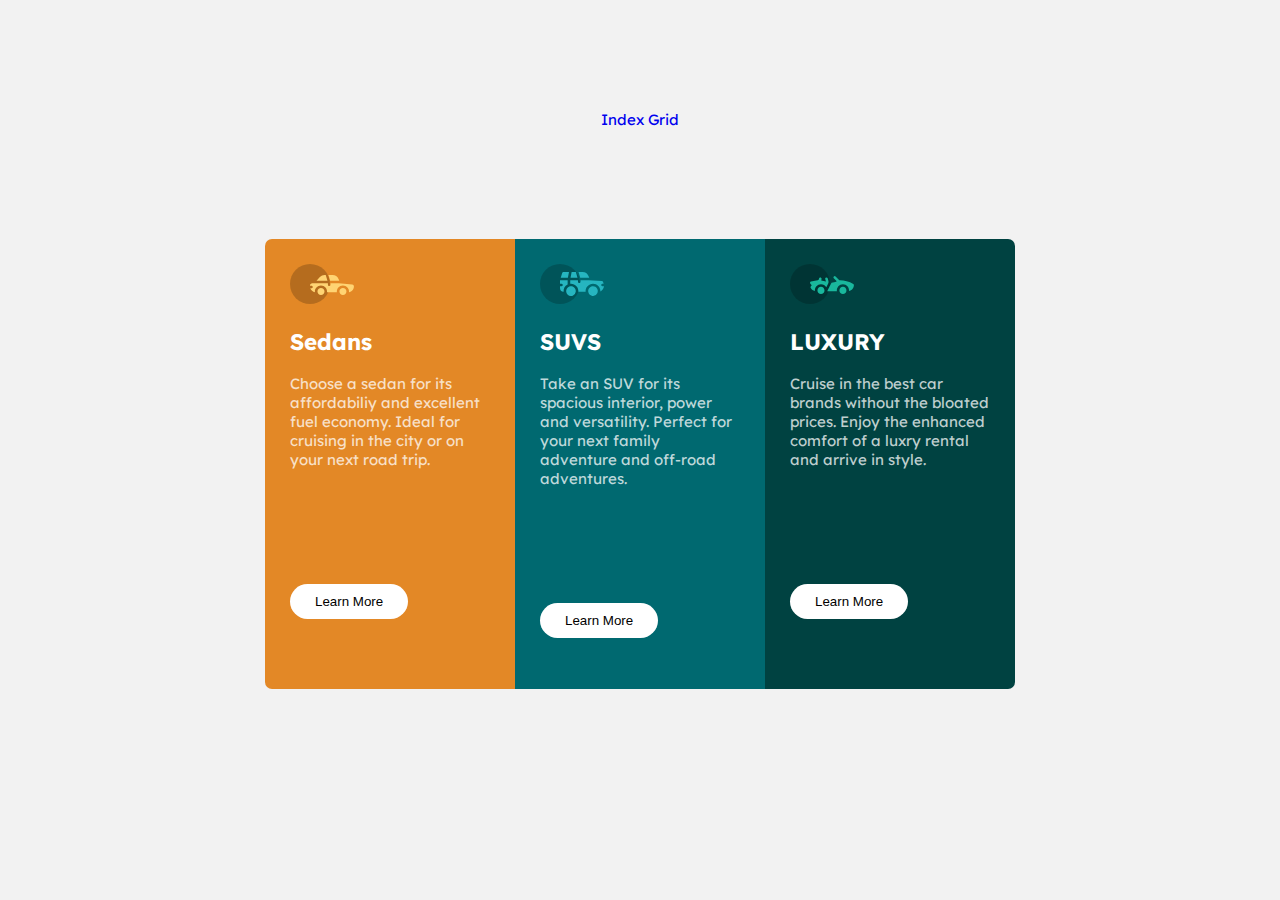
<file: index.html>
<!DOCTYPE html>
<html lang="en">
<head>
    <meta charset="UTF-8">
    <meta http-equiv="X-UA-Compatible" content="IE=edge">
    <meta name="viewport" content="width=device-width, initial-scale=1.0">
    <title>Flexbox</title>
    <link rel="preconnect" href="https://fonts.googleapis.com">
<link rel="preconnect" href="https://fonts.gstatic.com" crossorigin>
<link href="https://fonts.googleapis.com/css2?family=Big+Shoulders+Display:wght@700&family=Lexend+Deca&display=swap" rel="stylesheet">
<link rel="stylesheet" href="style.css">
<link rel="stylesheet" href="home.css">
</head>
<body>
    <header>
        <nav>
            <a href="index.html">Index</a>
            <a href="grid.html">Grid</a>
        </nav>
    </header>
    <main>
        <div class="container">
            <div class='grid box-1'><img src="img/icon-sedans.svg" alt="">
                <h2 class="all-caps">Sedans</h2>
                <p>Choose a sedan for its affordabiliy and excellent fuel economy. Ideal for cruising in the city or
                    on your next road trip.
                </p>
                <button class='btn' type="submit">Learn More</button>
            </div>
            <div class='grid box-2'><img src="img/icon-suvs.svg" alt="">
                <h2 class="all-caps">SUVS</h2>
                <p>Take an SUV for its spacious interior, power and versatility. Perfect for your next family
                    adventure and off-road adventures.</p>
                <button class='btn' type="submit">Learn More</button>
            </div>
            <div class='grid box-3'><img src="img/icon-luxury.svg" alt="">
                <h2 class="all-caps">LUXURY</h2>
                <p>Cruise in the best car brands without the bloated prices. Enjoy the enhanced comfort of a luxry
                    rental and arrive in style.</p>
                <button class='btn' type="submit">Learn More</button>
            </div>
        </div>
    </main>
    <footer></footer>
</body>
</html>
</file>
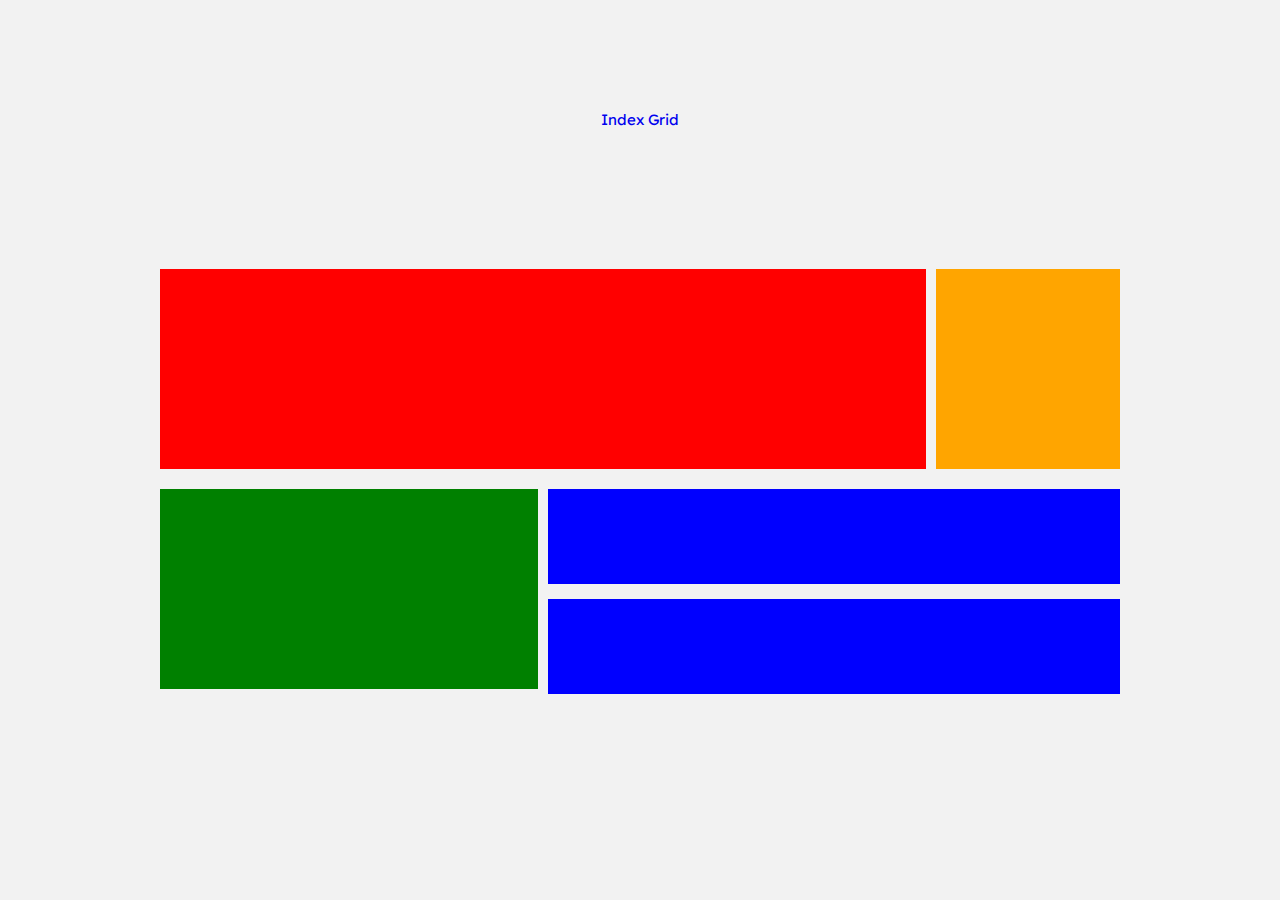
<file: grid.html>
<!DOCTYPE html>
<html lang="en">
<head>
    <meta charset="UTF-8">
    <meta http-equiv="X-UA-Compatible" content="IE=edge">
    <meta name="viewport" content="width=device-width, initial-scale=1.0">
    <link rel="stylesheet" href="grid.css">
    <link rel="stylesheet" href="home.css">
    <title>Grid</title>
    <link rel="preconnect" href="https://fonts.googleapis.com">
<link rel="preconnect" href="https://fonts.gstatic.com" crossorigin>
<link href="https://fonts.googleapis.com/css2?family=Big+Shoulders+Display:wght@700&family=Lexend+Deca&display=swap" rel="stylesheet">

</head>
<body>
    <header>
        <nav>
            <a href="index.html">Index</a>
            <a href="grid.html">Grid</a>
        </nav>
    </header>
    <main>
    <div class="container">
        <div class="item"></div>
        <div class="item"></div>
        <div class="item"></div>
        <div class="item"></div>
        <div class="item"></div>
    </div>
</main>
</body>
</html>
</file>
<file: style.css>
body {
    font-family: 'Lexend Deca',sans-serif;
    font-size: 15px;
    color: white;
    text-align:center;
    background-color: hsl(0, 0%, 95%);

}

.container {
    display: flex;
    flex-wrap: wrap;
    justify-content: center;
    align-items: center;
    height: 50%;
    margin: 0 auto;

}

h1 {
    font-family: 'Big Shoulders Display', cursive;
    margin: 0 auto;
    font-weight: 700;
}

p{
    color: hsla(0, 0%, 100%, 0.75)
}

.grid {
    padding: 25px;
    width: 200px;
    height: 400px;
    text-align: left;
}

.box-1 {
    background-color:hsl(31, 77%, 52%);
    border-top-left-radius: 7px;
    border-bottom-left-radius: 7px;
}

.box-2 {
    background-color:hsl(184, 100%, 22%);
}

.box-3 {
    background-color:hsl(179, 100%, 13%);
    border-top-right-radius: 7px;
    border-bottom-right-radius: 7px;
}

button {
    margin-top: 100px;
    border: none;
    border-radius: 100px;
    padding: 10px 25px;
    background-color:#fff;

}

.btn-1 {
    color:hsl(31, 77%, 52%);
}
.btn-2 {
    color:hsl(184, 100%, 22%);
}
.btn-3 {
    color:hsl(179, 100%, 13%);
}

button:hover {
    color: #fff;
    border: 1px solid white;
    background-color:transparent;
   
}

@media screen and (max-width:400px) {
    .flex-container{
        flex-direction: column;
        width: 60%;
        position: relative;
    }
    .box{
        width:70%;
        height: 3%;
        margin: 0px 0px 20px 0px;
        border-radius: 7px;
    }
    .box-1 {
        border-top-left-radius: 7px;
        border-top-right-radius: 7px;
        border-bottom-left-radius: 0px;
    }
    
   
    
    .box-3 {
        border-top-right-radius: 0px;
        border-bottom-right-radius: 7px;
        border-bottom-left-radius: 7px;
    }
    
}
</file>
<file: home.css>
nav{
    margin: 80px;
    padding: 30px;
    height: 10%;
}

a{
    text-decoration: none;
}

body {
    font-family: 'Lexend Deca',sans-serif;
    font-size: 15px;
    color: white;
    text-align:center;
    background-color: hsl(0, 0%, 95%);

}
</file>
<file: grid.css>
body{
    background-color: beige;
}
.container
{
    max-width: 960px;
    margin: 100px auto;
    padding: 10px;
    display: grid;
    grid-template-columns: repeat(5, 1fr) ; 
    grid-auto-rows: 100px;
    gap: 10px;
}

.item{
    height: 200px;

}

.item:nth-of-type(1){
    background-color: red;
    grid-column: 1 / 5;
    /* grid-column-end: 2; */

}

.item:nth-of-type(2){
    background-color: orange;
    
}

.item:nth-of-type(3){
    grid-row: 3 / 5;
    grid-column: 1 / 3;
    background-color: green;
    
}

.item:nth-of-type(4){
    grid-row: 3/4 ;
    grid-column: 3/6;
    background-color: blue;
     height: 95px;
    
}

.item:nth-of-type(5){
    background-color: blue;
    grid-row: 4 /5 ;
    grid-column: 3/6;
    height: 95px;
}
</file>
